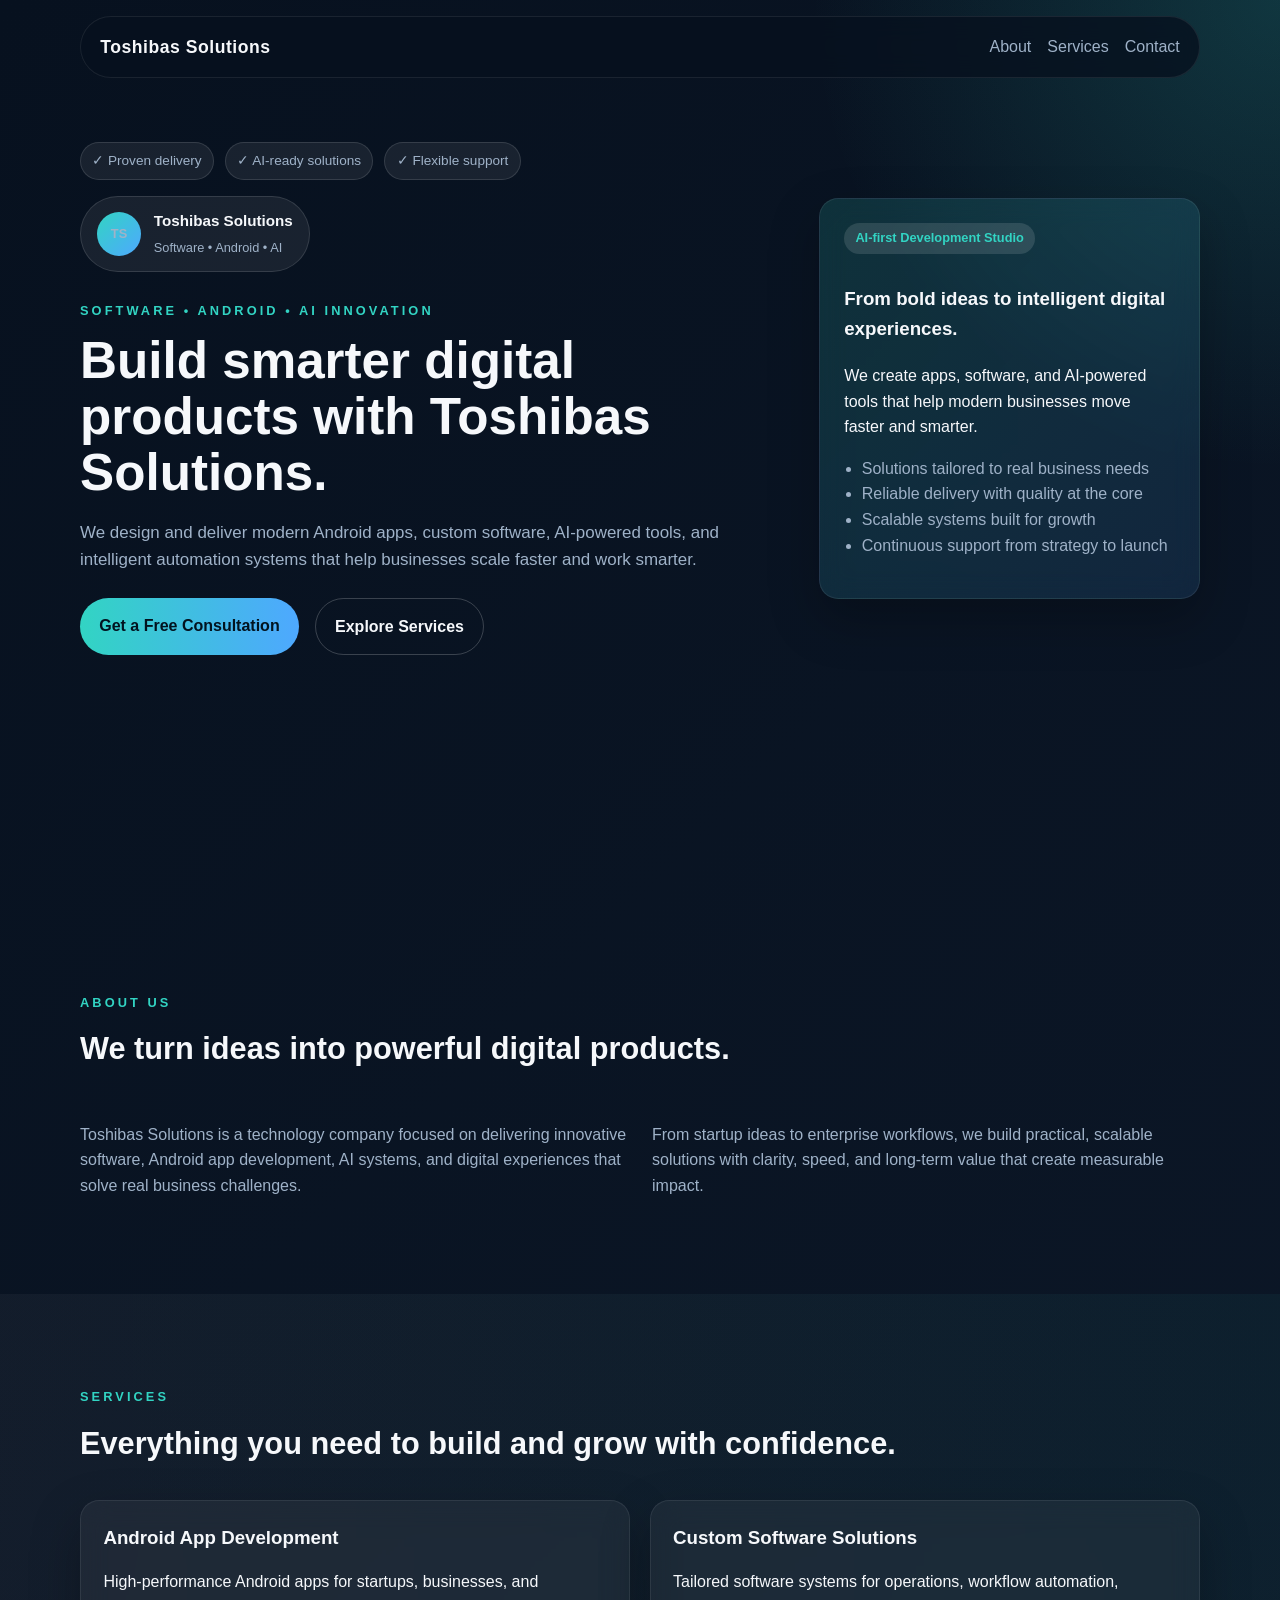
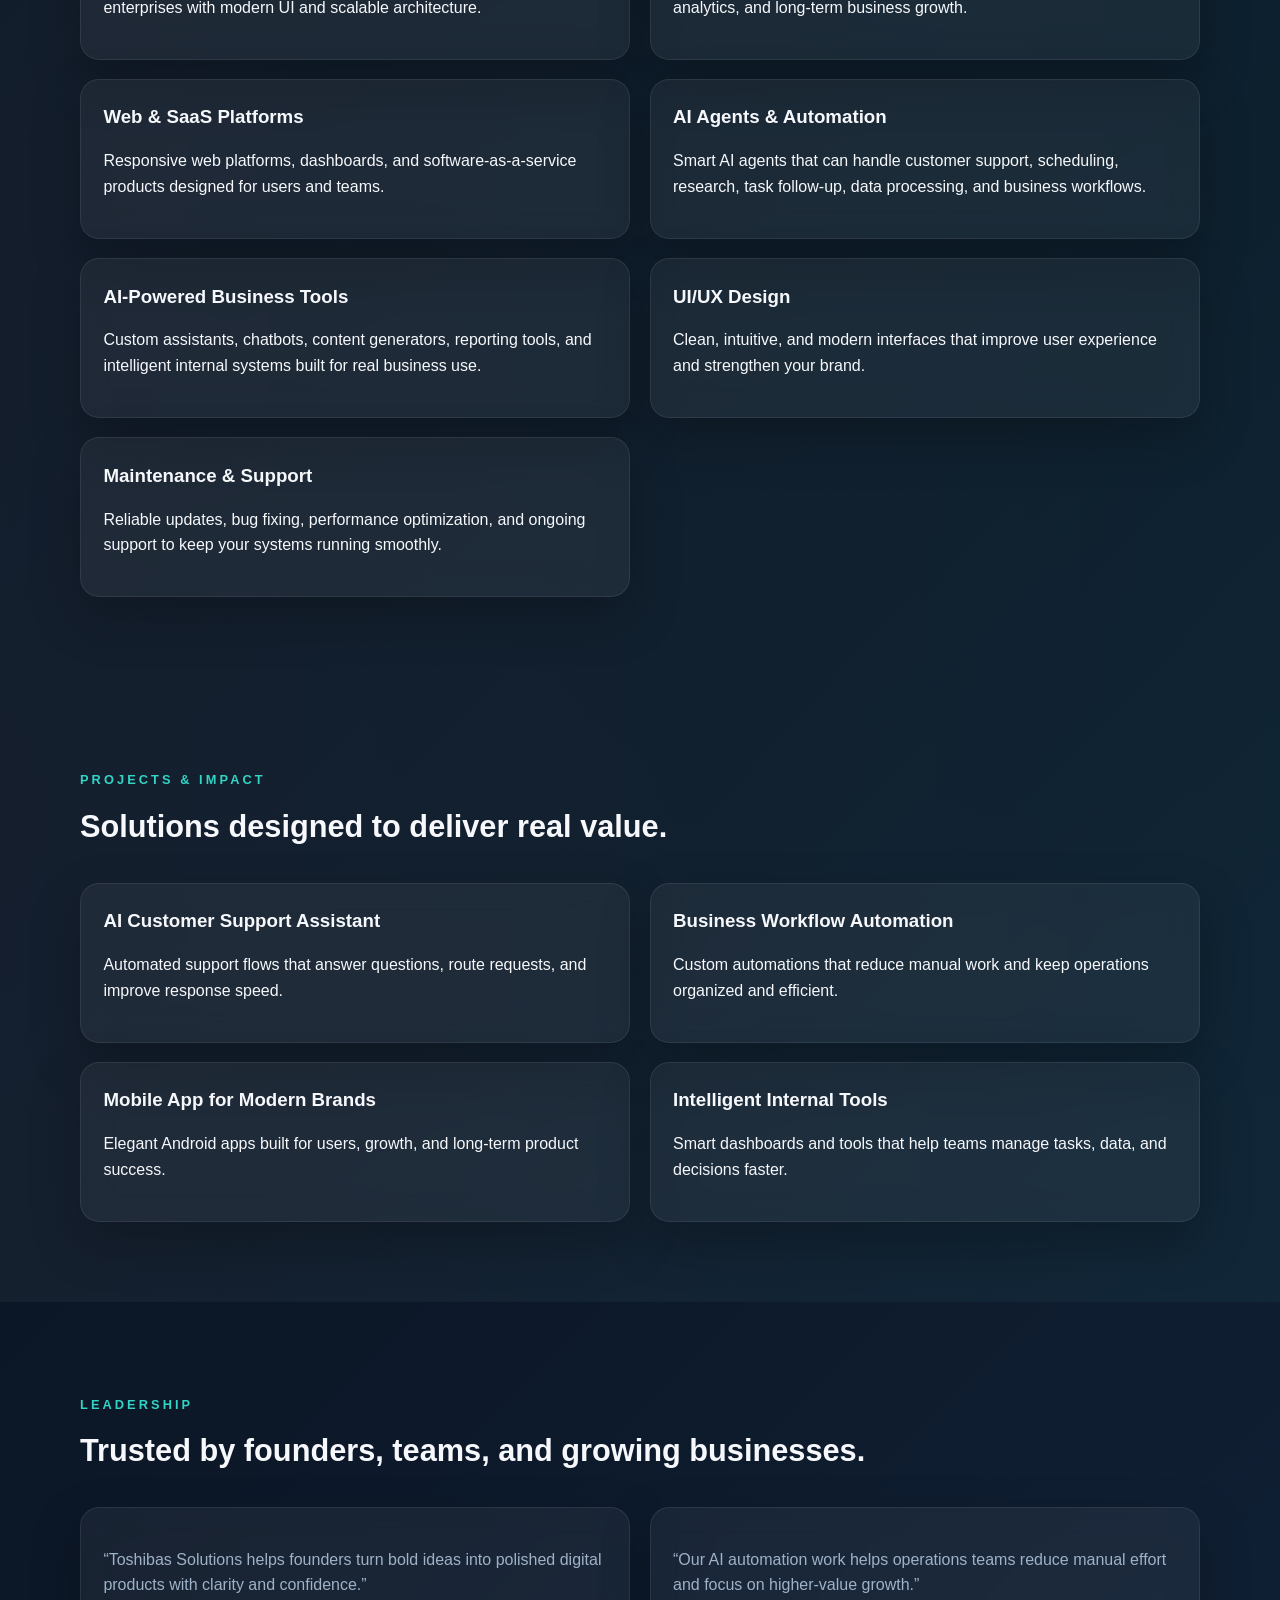
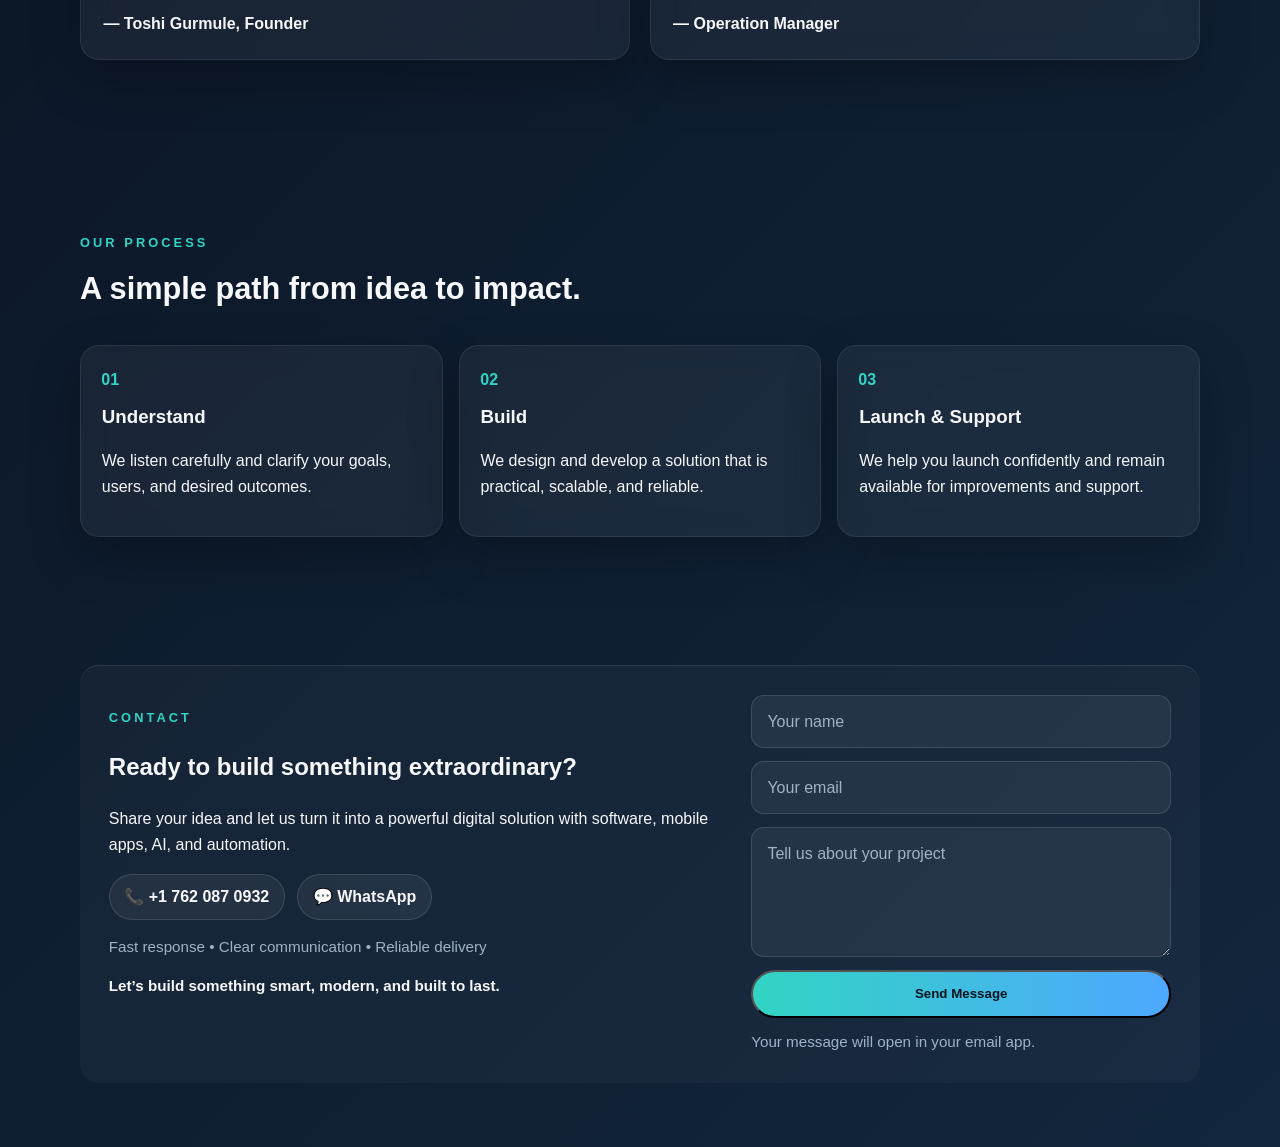
<file: index.html>
<!DOCTYPE html>
<html lang="en">
  <head>
    <meta charset="UTF-8" />
    <meta name="viewport" content="width=device-width, initial-scale=1.0" />
    <title>Toshibas Solutions</title>
    <meta
      name="description"
      content="Toshibas Solutions builds smart software, Android apps, and digital solutions for modern businesses."
    />
    <meta name="robots" content="index,follow" />
    <meta name="author" content="Toshibas Solutions" />
    <meta name="google-site-verification" content="2LMd23Rug-JabHeIjV4HMLWTshuFu7nyt7eCukRIHMA" />
    <meta name="keywords" content="software development, Android app development, AI agents, automation, custom software, web apps" />
    <meta property="og:title" content="Toshibas Solutions" />
    <meta property="og:description" content="We build modern Android apps, custom software, AI-powered tools, and intelligent automation systems." />
    <meta property="og:type" content="website" />
    <meta property="og:url" content="https://fancy-carpets-tie.loca.lt/" />
    <meta name="twitter:card" content="summary_large_image" />
    <link rel="canonical" href="https://fancy-carpets-tie.loca.lt/" />
    <meta http-equiv="Content-Security-Policy" content="default-src 'self'; img-src 'self' data: https:; style-src 'self' 'unsafe-inline' https://fonts.googleapis.com; font-src 'self' https://fonts.gstatic.com; script-src 'self'; connect-src 'self'; object-src 'none'; base-uri 'self'; form-action 'self' mailto:;" />
    <meta name="referrer" content="strict-origin-when-cross-origin" />
    <link rel="preconnect" href="https://fonts.googleapis.com" />
    <link rel="preconnect" href="https://fonts.gstatic.com" crossorigin />
    <link
      href="https://fonts.googleapis.com/css2?family=Inter:wght@400;500;600;700;800&display=swap"
      rel="stylesheet"
    />
    <link rel="stylesheet" href="styles.css" />
  </head>
  <body>
    <header class="hero">
      <nav class="nav container">
        <a class="brand" href="#">Toshibas Solutions</a>
        <div class="nav-links">
          <a href="#about">About</a>
          <a href="#services">Services</a>
          <a href="#contact">Contact</a>
        </div>
      </nav>

      <div class="container hero-content">
        <div class="hero-copy">
          <div class="trust-bar">
            <span>✓ Proven delivery</span>
            <span>✓ AI-ready solutions</span>
            <span>✓ Flexible support</span>
          </div>
          <div class="logo-badge" aria-label="Toshibas Solutions logo">
            <span class="logo-mark">TS</span>
            <div>
              <strong>Toshibas Solutions</strong>
              <span>Software • Android • AI</span>
            </div>
          </div>
          <p class="eyebrow">Software • Android • AI Innovation</p>
          <h1>Build smarter digital products with Toshibas Solutions.</h1>
          <p class="lead">
            We design and deliver modern Android apps, custom software, AI-powered tools, and intelligent automation systems that help businesses scale faster and work smarter.
          </p>
          <div class="hero-actions">
            <a class="btn btn-primary" href="#contact">Get a Free Consultation</a>
            <a class="btn btn-secondary" href="#services">Explore Services</a>
          </div>
        </div>
        <div class="hero-card hero-banner" aria-label="Company banner">
          <div class="banner-pill">AI-first Development Studio</div>
          <h3>From bold ideas to intelligent digital experiences.</h3>
          <p>We create apps, software, and AI-powered tools that help modern businesses move faster and smarter.</p>
          <ul>
            <li>Solutions tailored to real business needs</li>
            <li>Reliable delivery with quality at the core</li>
            <li>Scalable systems built for growth</li>
            <li>Continuous support from strategy to launch</li>
          </ul>
        </div>
      </div>
    </header>

    <main>
      <section id="about" class="section container">
        <div class="section-heading">
          <p class="eyebrow">About Us</p>
          <h2>We turn ideas into powerful digital products.</h2>
        </div>
        <div class="about-grid">
          <p>
            Toshibas Solutions is a technology company focused on delivering innovative software, Android app development, AI systems, and digital experiences that solve real business challenges.
          </p>
          <p>
            From startup ideas to enterprise workflows, we build practical, scalable solutions with clarity, speed, and long-term value that create measurable impact.
          </p>
        </div>
      </section>

      <section id="services" class="section section-alt">
        <div class="container">
          <div class="section-heading">
            <p class="eyebrow">Services</p>
            <h2>Everything you need to build and grow with confidence.</h2>
          </div>
          <div class="card-grid">
            <article class="card">
              <h3>Android App Development</h3>
              <p>High-performance Android apps for startups, businesses, and enterprises with modern UI and scalable architecture.</p>
            </article>
            <article class="card">
              <h3>Custom Software Solutions</h3>
              <p>Tailored software systems for operations, workflow automation, analytics, and long-term business growth.</p>
            </article>
            <article class="card">
              <h3>Web & SaaS Platforms</h3>
              <p>Responsive web platforms, dashboards, and software-as-a-service products designed for users and teams.</p>
            </article>
            <article class="card">
              <h3>AI Agents & Automation</h3>
              <p>Smart AI agents that can handle customer support, scheduling, research, task follow-up, data processing, and business workflows.</p>
            </article>
            <article class="card">
              <h3>AI-Powered Business Tools</h3>
              <p>Custom assistants, chatbots, content generators, reporting tools, and intelligent internal systems built for real business use.</p>
            </article>
            <article class="card">
              <h3>UI/UX Design</h3>
              <p>Clean, intuitive, and modern interfaces that improve user experience and strengthen your brand.</p>
            </article>
            <article class="card">
              <h3>Maintenance & Support</h3>
              <p>Reliable updates, bug fixing, performance optimization, and ongoing support to keep your systems running smoothly.</p>
            </article>
          </div>
        </div>
      </section>

      <section class="section section-alt">
        <div class="container">
          <div class="section-heading">
            <p class="eyebrow">Projects & Impact</p>
            <h2>Solutions designed to deliver real value.</h2>
          </div>
          <div class="card-grid">
            <article class="card">
              <h3>AI Customer Support Assistant</h3>
              <p>Automated support flows that answer questions, route requests, and improve response speed.</p>
            </article>
            <article class="card">
              <h3>Business Workflow Automation</h3>
              <p>Custom automations that reduce manual work and keep operations organized and efficient.</p>
            </article>
            <article class="card">
              <h3>Mobile App for Modern Brands</h3>
              <p>Elegant Android apps built for users, growth, and long-term product success.</p>
            </article>
            <article class="card">
              <h3>Intelligent Internal Tools</h3>
              <p>Smart dashboards and tools that help teams manage tasks, data, and decisions faster.</p>
            </article>
          </div>
        </div>
      </section>

      <section class="section container">
        <div class="section-heading">
          <p class="eyebrow">Leadership</p>
          <h2>Trusted by founders, teams, and growing businesses.</h2>
        </div>
        <div class="card-grid">
          <article class="card testimonial">
            <p>“Toshibas Solutions helps founders turn bold ideas into polished digital products with clarity and confidence.”</p>
            <strong>— Toshi Gurmule, Founder</strong>
          </article>
          <article class="card testimonial">
            <p>“Our AI automation work helps operations teams reduce manual effort and focus on higher-value growth.”</p>
            <strong>— Operation Manager</strong>
          </article>
        </div>
      </section>

      <section class="section container">
        <div class="section-heading">
          <p class="eyebrow">Our Process</p>
          <h2>A simple path from idea to impact.</h2>
        </div>
        <div class="steps">
          <div class="step">
            <span>01</span>
            <h3>Understand</h3>
            <p>We listen carefully and clarify your goals, users, and desired outcomes.</p>
          </div>
          <div class="step">
            <span>02</span>
            <h3>Build</h3>
            <p>We design and develop a solution that is practical, scalable, and reliable.</p>
          </div>
          <div class="step">
            <span>03</span>
            <h3>Launch & Support</h3>
            <p>We help you launch confidently and remain available for improvements and support.</p>
          </div>
        </div>
      </section>
    </main>

    <footer id="contact" class="footer">
      <div class="container footer-content">
        <div class="footer-intro">
          <p class="eyebrow">Contact</p>
          <h2>Ready to build something extraordinary?</h2>
          <p>Share your idea and let us turn it into a powerful digital solution with software, mobile apps, AI, and automation.</p>
          <div class="contact-links">
            <a href="tel:+17620870932">📞 +1 762 087 0932</a>
            <a href="https://wa.me/17620870932" target="_blank" rel="noopener noreferrer">💬 WhatsApp</a>
          </div>
          <p class="footer-note">Fast response • Clear communication • Reliable delivery</p>
          <p class="footer-note footer-closing">Let’s build something smart, modern, and built to last.</p>
        </div>

        <form id="contact-form" class="contact-form" novalidate>
          <input type="text" id="name" name="name" placeholder="Your name" required autocomplete="name" />
          <input type="email" id="email" name="email" placeholder="Your email" required autocomplete="email" />
          <textarea id="message" name="message" rows="4" placeholder="Tell us about your project" required></textarea>
          <button type="submit" class="btn btn-primary">Send Message</button>
          <p id="contact-feedback" class="contact-feedback">Your message will open in your email app.</p>
        </form>
      </div>
    </footer>

    <script>
      const contactForm = document.getElementById('contact-form');
      const contactFeedback = document.getElementById('contact-feedback');

      if (contactForm && contactFeedback) {
        contactForm.addEventListener('submit', (event) => {
          event.preventDefault();

          const nameInput = document.getElementById('name');
          const emailInput = document.getElementById('email');
          const messageInput = document.getElementById('message');

          const name = nameInput.value.trim();
          const senderEmail = emailInput.value.trim();
          const message = messageInput.value.trim();

          if (!name || !senderEmail || !message) {
            contactFeedback.textContent = 'Please complete all fields before sending.';
            return;
          }

          const recipient = 'gurmulet@gmail.com';
          const subject = encodeURIComponent(`Toshibas Solutions Inquiry from ${name}`);
          const safeMessage = message.replace(/\r?\n/g, '\n');
          const body = encodeURIComponent(`Name: ${name}\nEmail: ${senderEmail}\n\nMessage:\n${safeMessage}`);

          window.location.href = `mailto:${recipient}?subject=${subject}&body=${body}`;
          contactFeedback.textContent = 'Opening your email app with your message...';
        });
      }
    </script>
  </body>
</html>
</file>
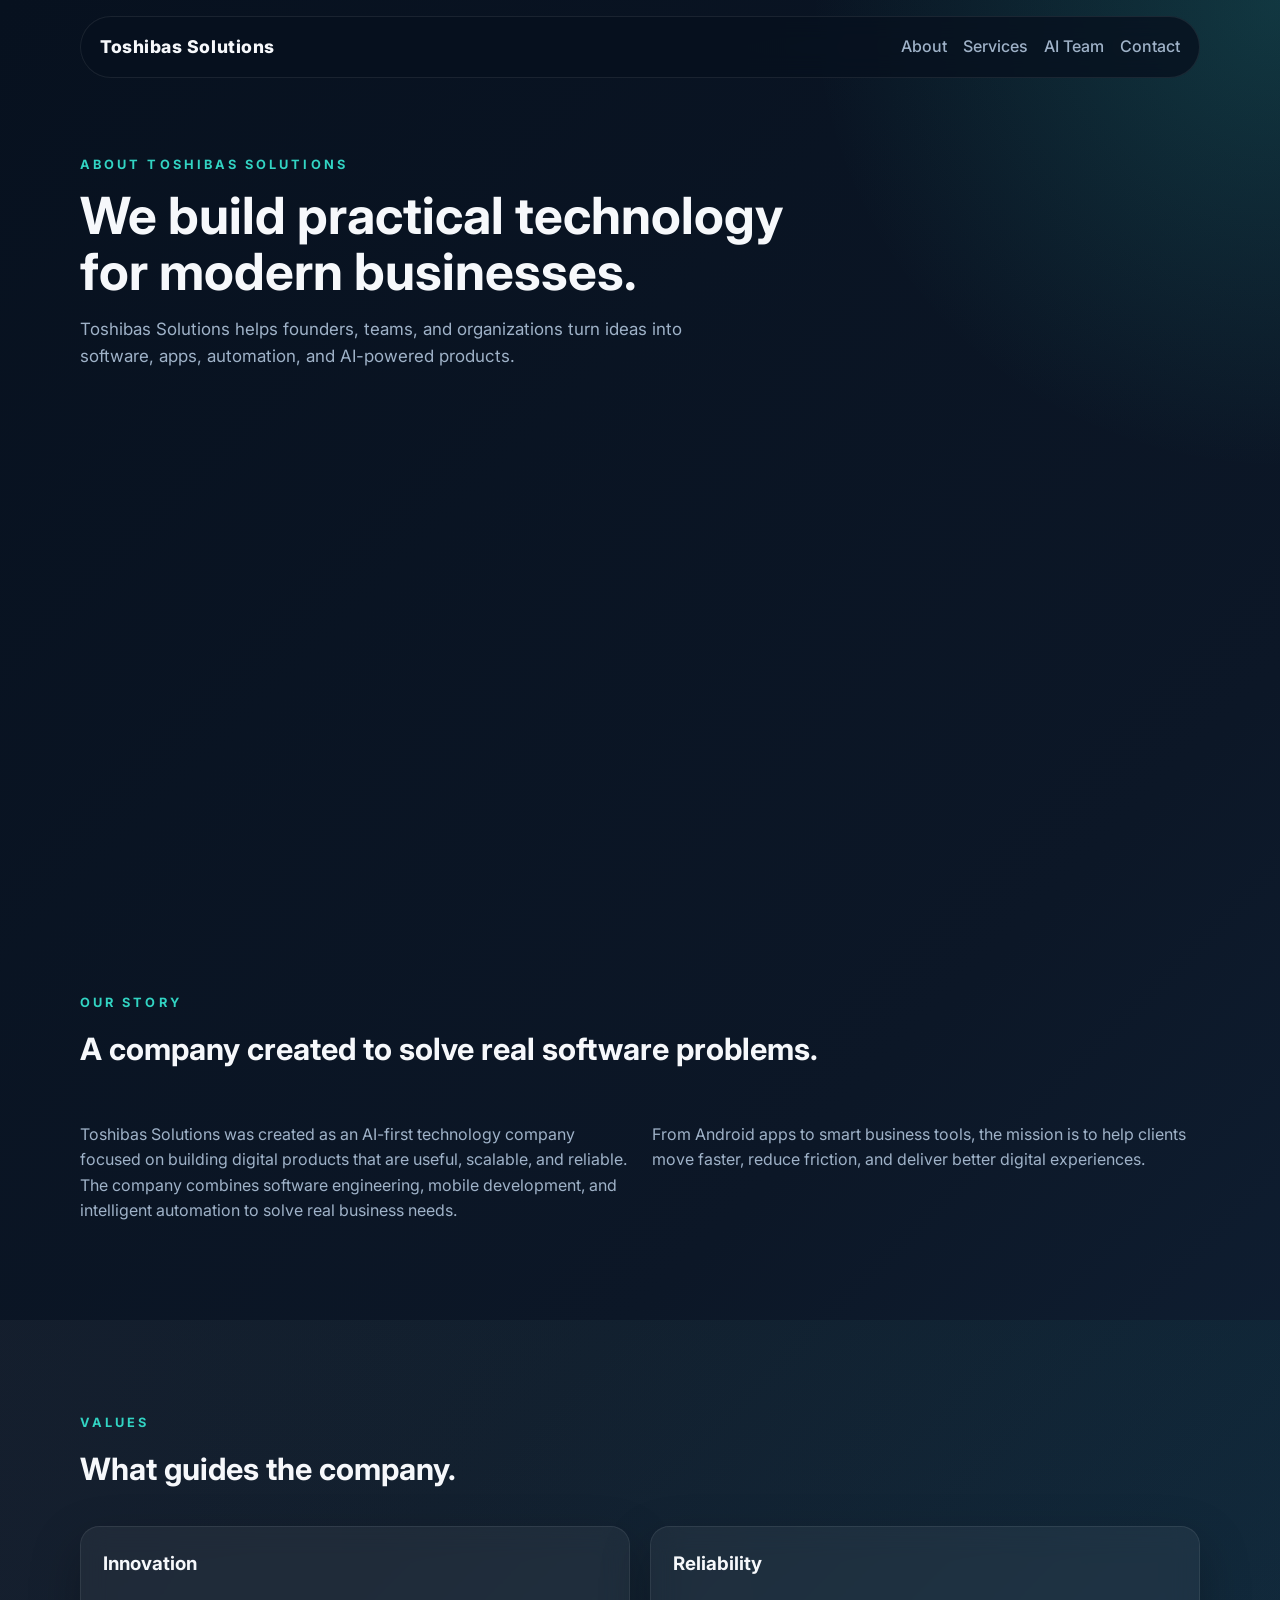
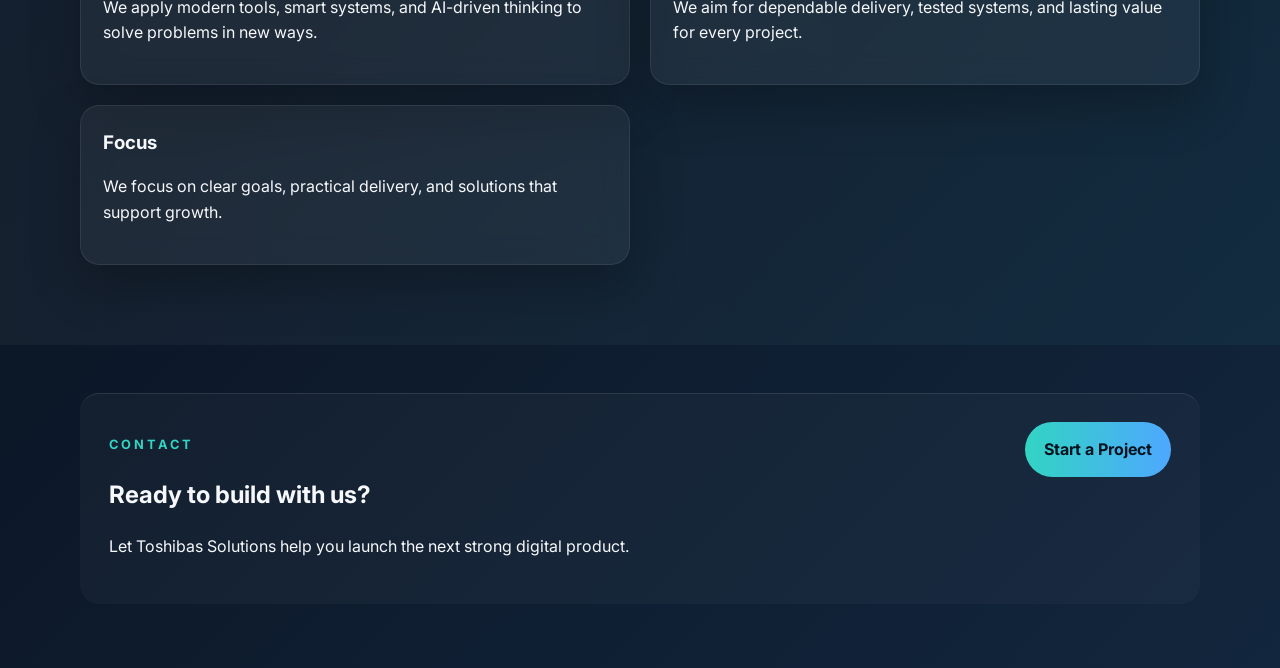
<file: about.html>
<!DOCTYPE html>
<html lang="en">
  <head>
    <meta charset="UTF-8" />
    <meta name="viewport" content="width=device-width, initial-scale=1.0" />
    <title>About | Toshibas Solutions</title>
    <meta name="description" content="Learn about Toshibas Solutions, its mission, and how it builds digital products and AI-powered solutions." />
    <meta name="robots" content="index,follow" />
    <meta property="og:title" content="About | Toshibas Solutions" />
    <meta property="og:description" content="Learn about Toshibas Solutions and how it builds digital products and AI-powered solutions." />
    <meta property="og:type" content="website" />
    <meta property="og:url" content="https://fancy-carpets-tie.loca.lt/about.html" />
    <link rel="canonical" href="https://fancy-carpets-tie.loca.lt/about.html" />
    <link rel="preconnect" href="https://fonts.googleapis.com" />
    <link rel="preconnect" href="https://fonts.gstatic.com" crossorigin />
    <link href="https://fonts.googleapis.com/css2?family=Inter:wght@400;500;600;700;800&display=swap" rel="stylesheet" />
    <link rel="stylesheet" href="styles.css" />
  </head>
  <body>
    <header class="hero">
      <nav class="nav container">
        <a class="brand" href="index.html">Toshibas Solutions</a>
        <div class="nav-links">
          <a href="about.html">About</a>
          <a href="services.html">Services</a>
          <a href="team.html">AI Team</a>
          <a href="contact.html">Contact</a>
        </div>
      </nav>

      <div class="container hero-content">
        <div class="hero-copy">
          <p class="eyebrow">About Toshibas Solutions</p>
          <h1>We build practical technology for modern businesses.</h1>
          <p class="lead">Toshibas Solutions helps founders, teams, and organizations turn ideas into software, apps, automation, and AI-powered products.</p>
        </div>
      </div>
    </header>

    <main>
      <section class="section container">
        <div class="section-heading">
          <p class="eyebrow">Our Story</p>
          <h2>A company created to solve real software problems.</h2>
        </div>
        <div class="about-grid">
          <p>Toshibas Solutions was created as an AI-first technology company focused on building digital products that are useful, scalable, and reliable. The company combines software engineering, mobile development, and intelligent automation to solve real business needs.</p>
          <p>From Android apps to smart business tools, the mission is to help clients move faster, reduce friction, and deliver better digital experiences.</p>
        </div>
      </section>

      <section class="section section-alt">
        <div class="container">
          <div class="section-heading">
            <p class="eyebrow">Values</p>
            <h2>What guides the company.</h2>
          </div>
          <div class="card-grid">
            <article class="card">
              <h3>Innovation</h3>
              <p>We apply modern tools, smart systems, and AI-driven thinking to solve problems in new ways.</p>
            </article>
            <article class="card">
              <h3>Reliability</h3>
              <p>We aim for dependable delivery, tested systems, and lasting value for every project.</p>
            </article>
            <article class="card">
              <h3>Focus</h3>
              <p>We focus on clear goals, practical delivery, and solutions that support growth.</p>
            </article>
          </div>
        </div>
      </section>
    </main>

    <footer class="footer">
      <div class="container footer-content">
        <div>
          <p class="eyebrow">Contact</p>
          <h2>Ready to build with us?</h2>
          <p>Let Toshibas Solutions help you launch the next strong digital product.</p>
        </div>
        <a class="btn btn-primary" href="contact.html">Start a Project</a>
      </div>
    </footer>
  </body>
</html>
</file>
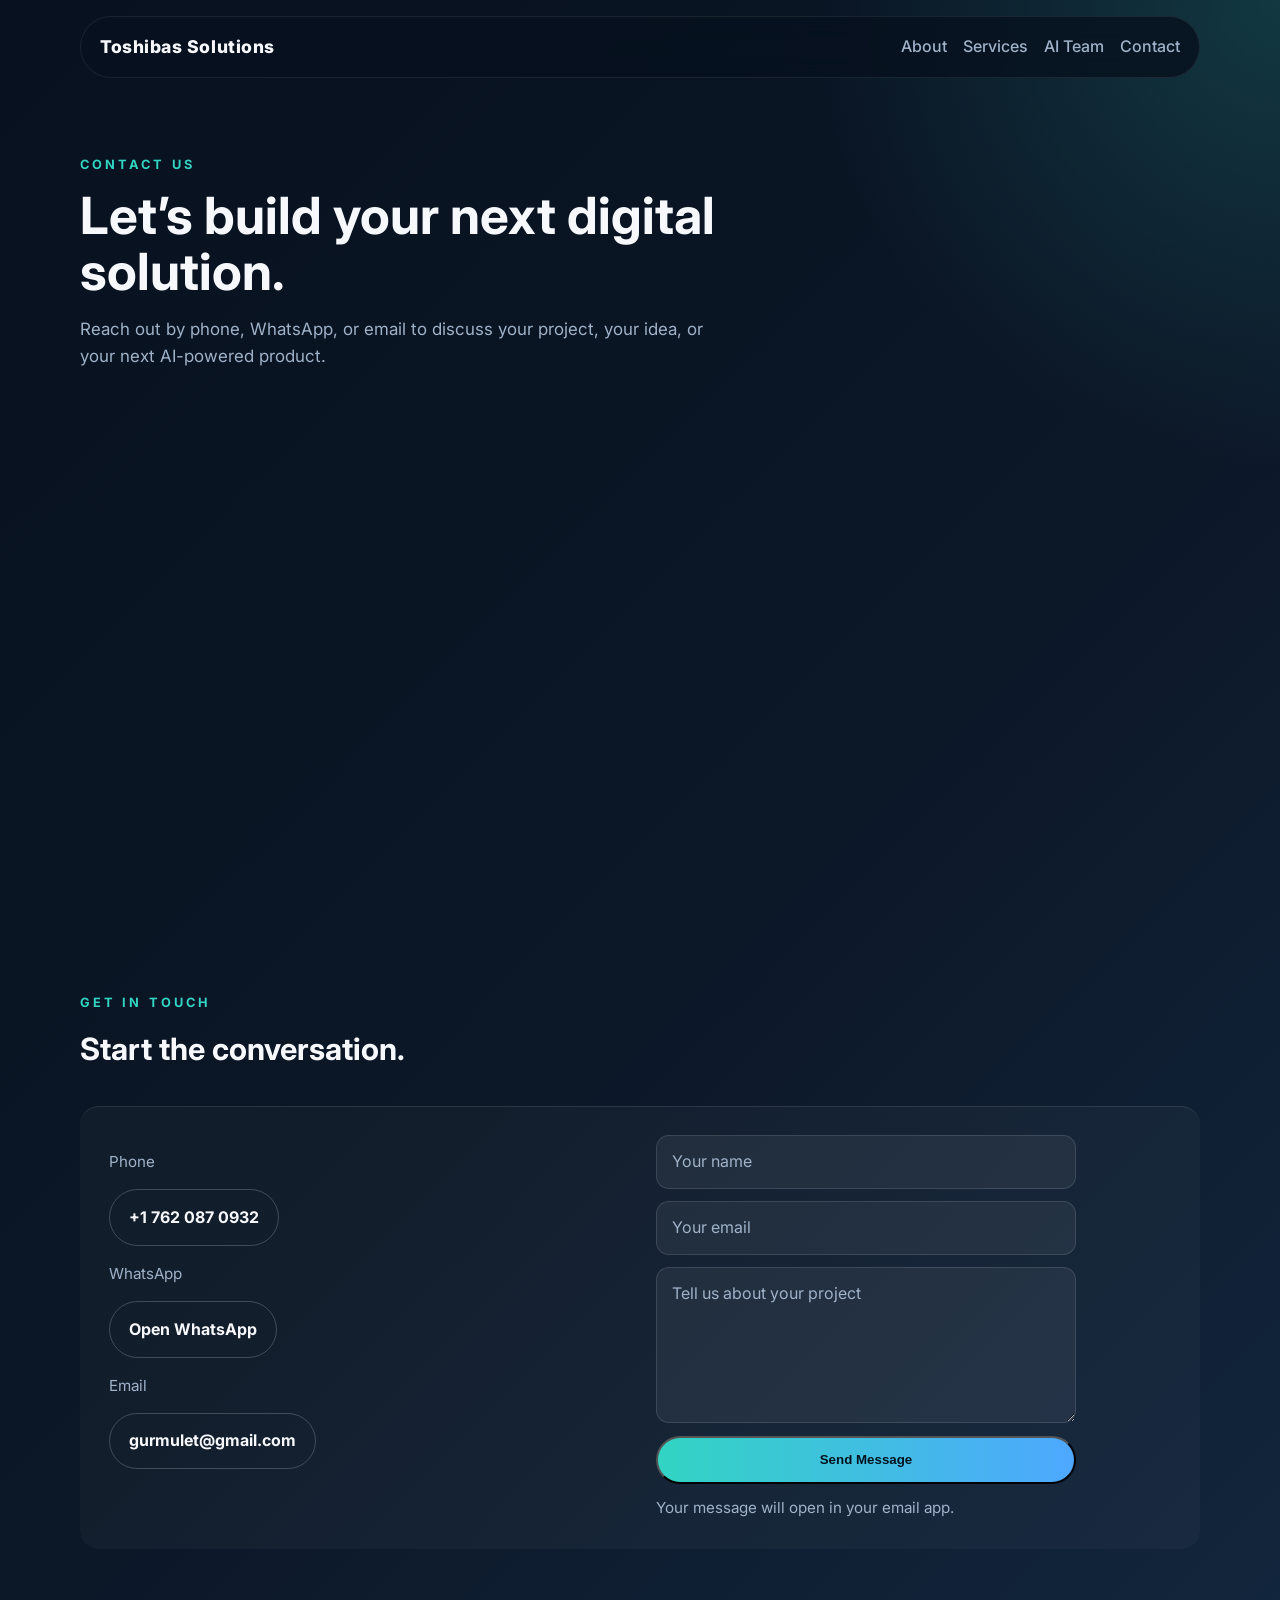
<file: contact.html>
<!DOCTYPE html>
<html lang="en">
  <head>
    <meta charset="UTF-8" />
    <meta name="viewport" content="width=device-width, initial-scale=1.0" />
    <title>Contact | Toshibas Solutions</title>
    <meta name="description" content="Contact Toshibas Solutions by phone, WhatsApp, or email for software, app, AI, and automation projects." />
    <meta name="robots" content="index,follow" />
    <meta property="og:title" content="Contact | Toshibas Solutions" />
    <meta property="og:description" content="Reach out to Toshibas Solutions for Android apps, custom software, and AI-powered solutions." />
    <meta property="og:type" content="website" />
    <meta property="og:url" content="https://fancy-carpets-tie.loca.lt/contact.html" />
    <link rel="canonical" href="https://fancy-carpets-tie.loca.lt/contact.html" />
    <link rel="preconnect" href="https://fonts.googleapis.com" />
    <link rel="preconnect" href="https://fonts.gstatic.com" crossorigin />
    <link href="https://fonts.googleapis.com/css2?family=Inter:wght@400;500;600;700;800&display=swap" rel="stylesheet" />
    <link rel="stylesheet" href="styles.css" />
  </head>
  <body>
    <header class="hero">
      <nav class="nav container">
        <a class="brand" href="index.html">Toshibas Solutions</a>
        <div class="nav-links">
          <a href="about.html">About</a>
          <a href="services.html">Services</a>
          <a href="team.html">AI Team</a>
          <a href="contact.html">Contact</a>
        </div>
      </nav>

      <div class="container hero-content">
        <div class="hero-copy">
          <p class="eyebrow">Contact Us</p>
          <h1>Let’s build your next digital solution.</h1>
          <p class="lead">Reach out by phone, WhatsApp, or email to discuss your project, your idea, or your next AI-powered product.</p>
        </div>
      </div>
    </header>

    <main>
      <section class="section container">
        <div class="section-heading">
          <p class="eyebrow">Get in Touch</p>
          <h2>Start the conversation.</h2>
        </div>
        <div class="footer-content" style="display:grid; grid-template-columns:1fr 1fr; gap:2rem; background:rgba(255,255,255,0.03); padding:1.8rem; border-radius:1.2rem;">
          <div>
            <p class="footer-note">Phone</p>
            <a class="btn btn-secondary" href="tel:+17620870932">+1 762 087 0932</a>
            <p class="footer-note" style="margin-top:1rem;">WhatsApp</p>
            <a class="btn btn-secondary" href="https://wa.me/17620870932" target="_blank" rel="noopener noreferrer">Open WhatsApp</a>
            <p class="footer-note" style="margin-top:1rem;">Email</p>
            <a class="btn btn-secondary" href="mailto:gurmulet@gmail.com">gurmulet@gmail.com</a>
          </div>
          <form id="contact-form" class="contact-form" novalidate>
            <input type="text" id="name" name="name" placeholder="Your name" required autocomplete="name" />
            <input type="email" id="email" name="email" placeholder="Your email" required autocomplete="email" />
            <textarea id="message" name="message" rows="5" placeholder="Tell us about your project" required></textarea>
            <button type="submit" class="btn btn-primary">Send Message</button>
            <p id="contact-feedback" class="contact-feedback">Your message will open in your email app.</p>
          </form>
        </div>
      </section>
    </main>

    <script src="script.js"></script>
  </body>
</html>
</file>
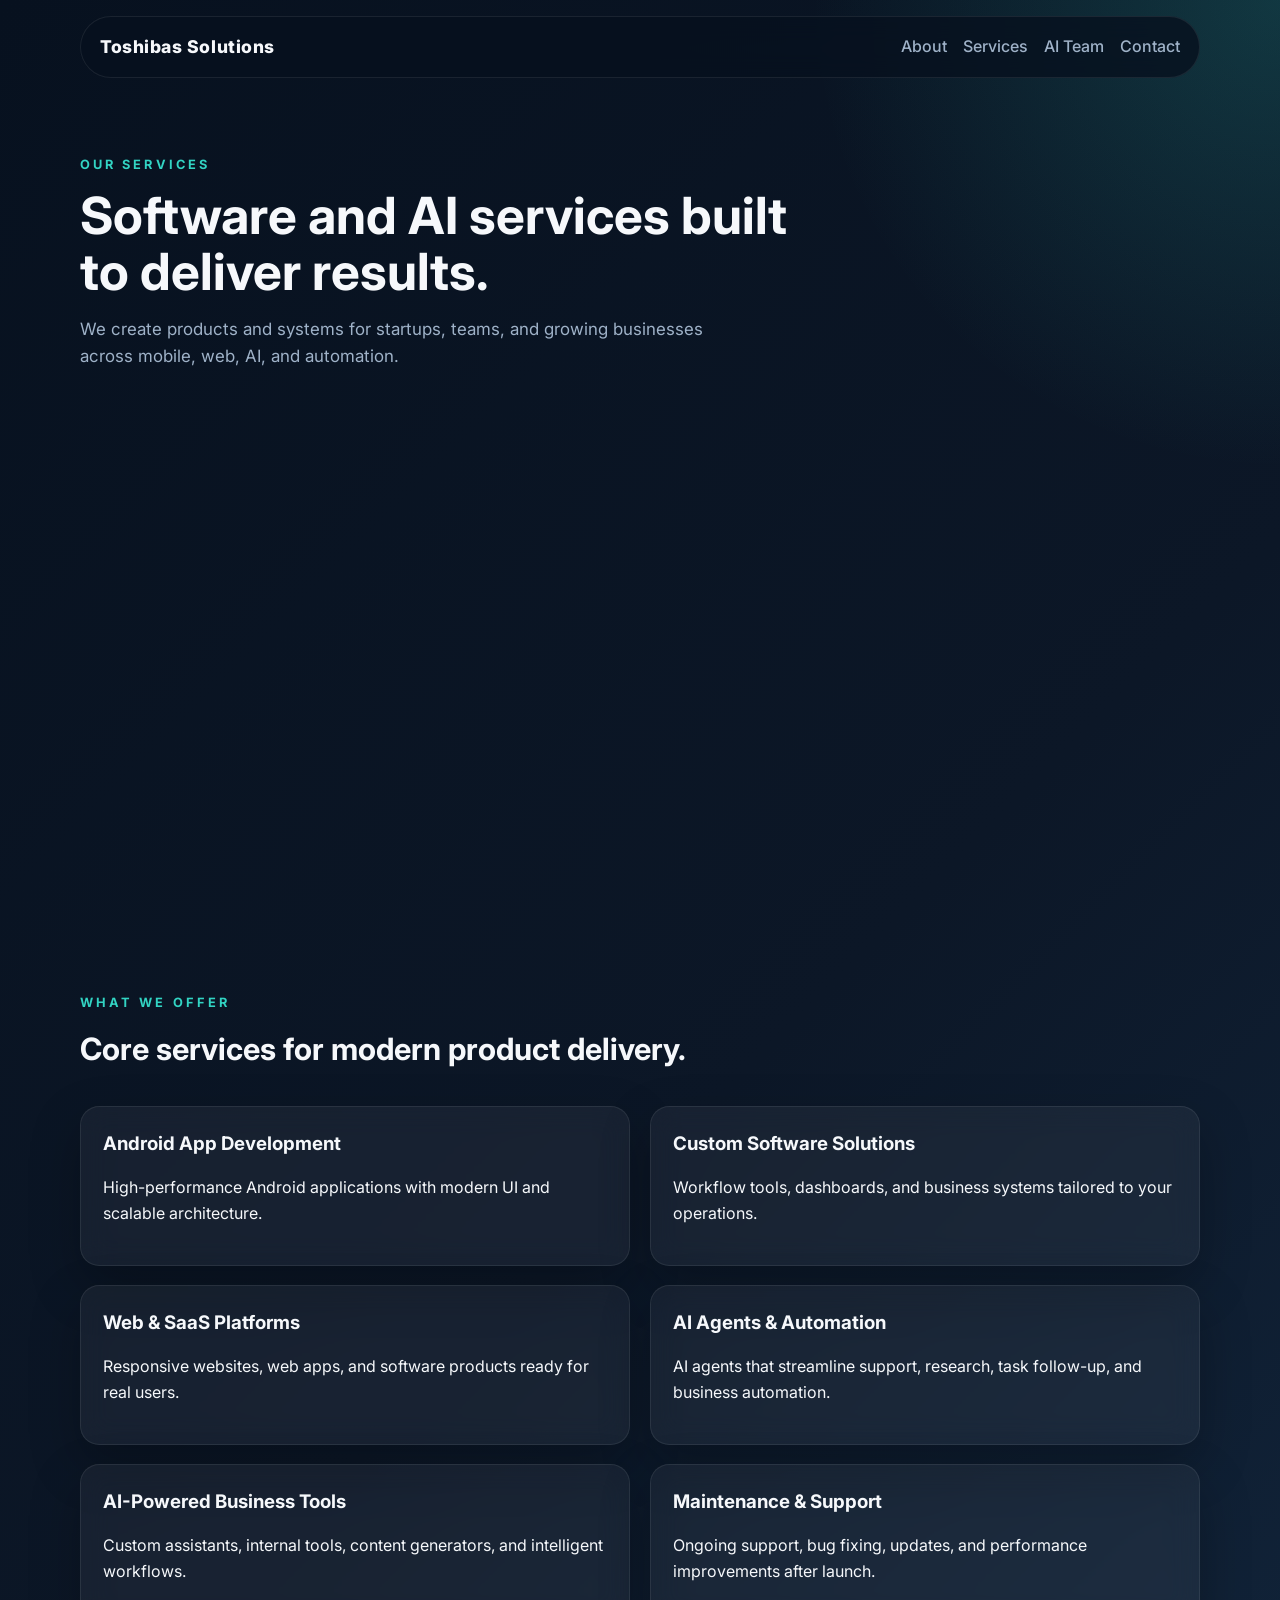
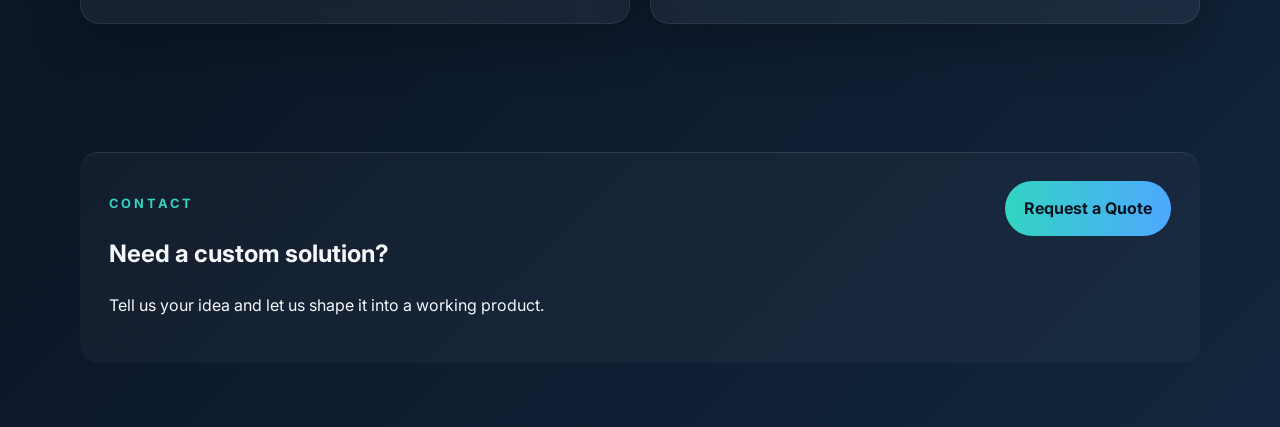
<file: services.html>
<!DOCTYPE html>
<html lang="en">
  <head>
    <meta charset="UTF-8" />
    <meta name="viewport" content="width=device-width, initial-scale=1.0" />
    <title>Services | Toshibas Solutions</title>
    <meta name="description" content="Explore Toshibas Solutions services including Android apps, custom software, AI agents, automation, and support." />
    <meta name="robots" content="index,follow" />
    <meta property="og:title" content="Services | Toshibas Solutions" />
    <meta property="og:description" content="See the Android, software, AI, automation, and support services offered by Toshibas Solutions." />
    <meta property="og:type" content="website" />
    <meta property="og:url" content="https://fancy-carpets-tie.loca.lt/services.html" />
    <link rel="canonical" href="https://fancy-carpets-tie.loca.lt/services.html" />
    <link rel="preconnect" href="https://fonts.googleapis.com" />
    <link rel="preconnect" href="https://fonts.gstatic.com" crossorigin />
    <link href="https://fonts.googleapis.com/css2?family=Inter:wght@400;500;600;700;800&display=swap" rel="stylesheet" />
    <link rel="stylesheet" href="styles.css" />
  </head>
  <body>
    <header class="hero">
      <nav class="nav container">
        <a class="brand" href="index.html">Toshibas Solutions</a>
        <div class="nav-links">
          <a href="about.html">About</a>
          <a href="services.html">Services</a>
          <a href="team.html">AI Team</a>
          <a href="contact.html">Contact</a>
        </div>
      </nav>

      <div class="container hero-content">
        <div class="hero-copy">
          <p class="eyebrow">Our Services</p>
          <h1>Software and AI services built to deliver results.</h1>
          <p class="lead">We create products and systems for startups, teams, and growing businesses across mobile, web, AI, and automation.</p>
        </div>
      </div>
    </header>

    <main>
      <section class="section container">
        <div class="section-heading">
          <p class="eyebrow">What We Offer</p>
          <h2>Core services for modern product delivery.</h2>
        </div>
        <div class="card-grid">
          <article class="card">
            <h3>Android App Development</h3>
            <p>High-performance Android applications with modern UI and scalable architecture.</p>
          </article>
          <article class="card">
            <h3>Custom Software Solutions</h3>
            <p>Workflow tools, dashboards, and business systems tailored to your operations.</p>
          </article>
          <article class="card">
            <h3>Web & SaaS Platforms</h3>
            <p>Responsive websites, web apps, and software products ready for real users.</p>
          </article>
          <article class="card">
            <h3>AI Agents & Automation</h3>
            <p>AI agents that streamline support, research, task follow-up, and business automation.</p>
          </article>
          <article class="card">
            <h3>AI-Powered Business Tools</h3>
            <p>Custom assistants, internal tools, content generators, and intelligent workflows.</p>
          </article>
          <article class="card">
            <h3>Maintenance & Support</h3>
            <p>Ongoing support, bug fixing, updates, and performance improvements after launch.</p>
          </article>
        </div>
      </section>
    </main>

    <footer class="footer">
      <div class="container footer-content">
        <div>
          <p class="eyebrow">Contact</p>
          <h2>Need a custom solution?</h2>
          <p>Tell us your idea and let us shape it into a working product.</p>
        </div>
        <a class="btn btn-primary" href="contact.html">Request a Quote</a>
      </div>
    </footer>
  </body>
</html>
</file>
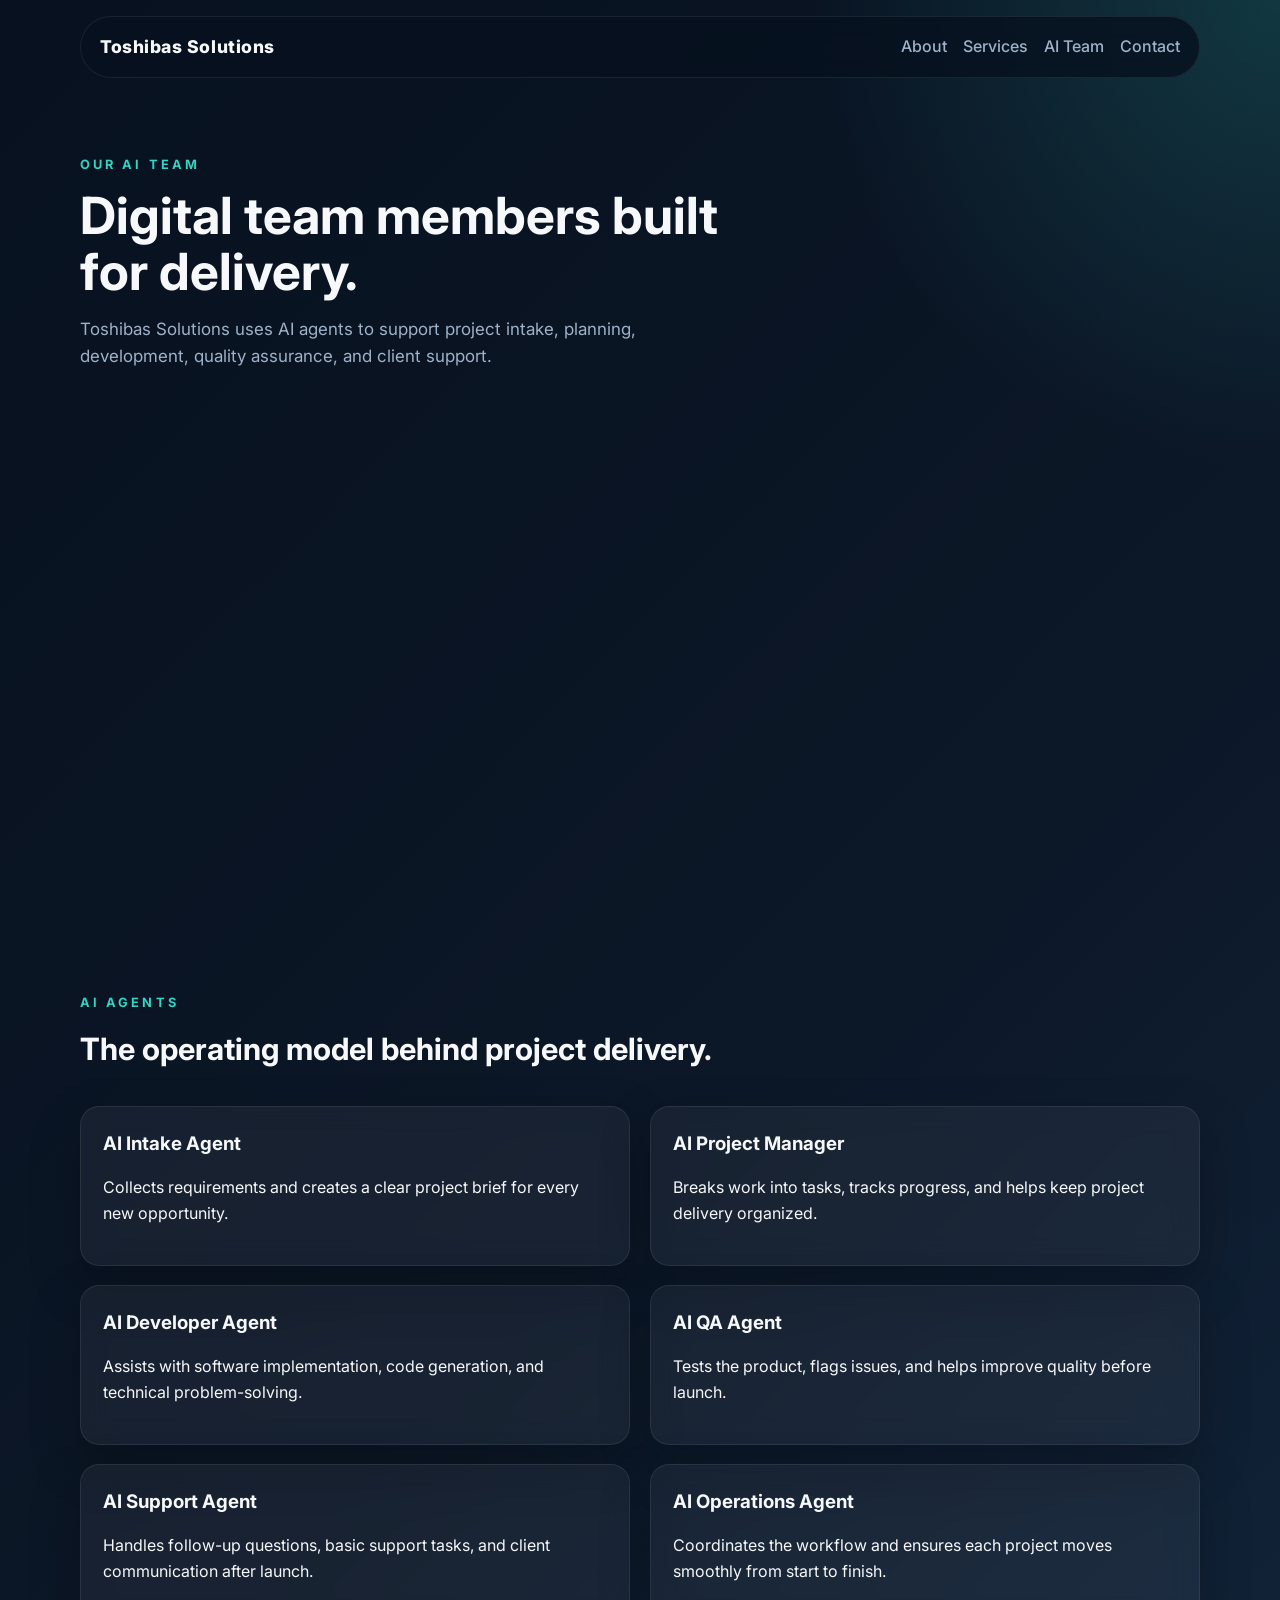
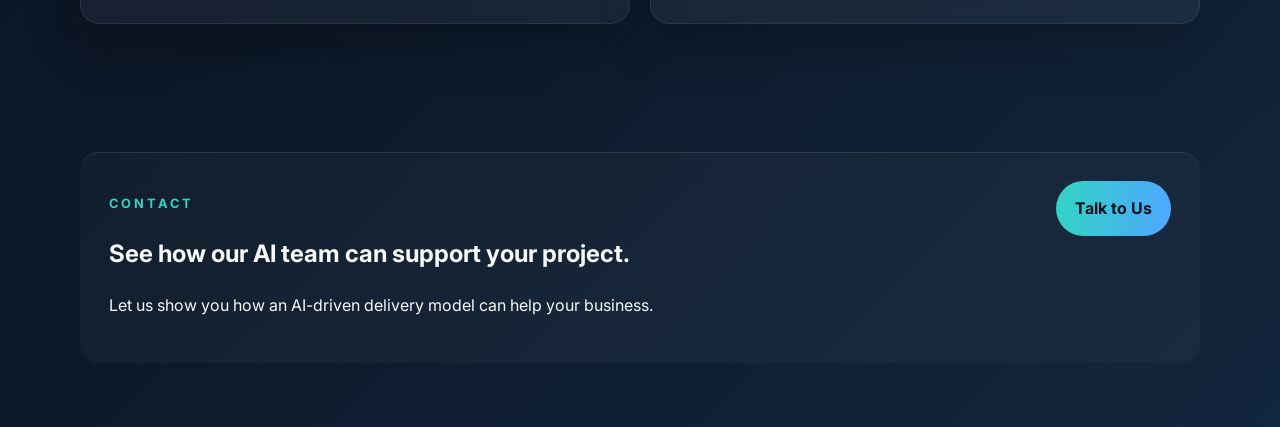
<file: team.html>
<!DOCTYPE html>
<html lang="en">
  <head>
    <meta charset="UTF-8" />
    <meta name="viewport" content="width=device-width, initial-scale=1.0" />
    <title>AI Team | Toshibas Solutions</title>
    <meta name="description" content="See the AI-driven team model behind Toshibas Solutions, from intake and project handling to development and support." />
    <meta name="robots" content="index,follow" />
    <meta property="og:title" content="AI Team | Toshibas Solutions" />
    <meta property="og:description" content="Discover the AI-driven operating model behind Toshibas Solutions project delivery." />
    <meta property="og:type" content="website" />
    <meta property="og:url" content="https://fancy-carpets-tie.loca.lt/team.html" />
    <link rel="canonical" href="https://fancy-carpets-tie.loca.lt/team.html" />
    <link rel="preconnect" href="https://fonts.googleapis.com" />
    <link rel="preconnect" href="https://fonts.gstatic.com" crossorigin />
    <link href="https://fonts.googleapis.com/css2?family=Inter:wght@400;500;600;700;800&display=swap" rel="stylesheet" />
    <link rel="stylesheet" href="styles.css" />
  </head>
  <body>
    <header class="hero">
      <nav class="nav container">
        <a class="brand" href="index.html">Toshibas Solutions</a>
        <div class="nav-links">
          <a href="about.html">About</a>
          <a href="services.html">Services</a>
          <a href="team.html">AI Team</a>
          <a href="contact.html">Contact</a>
        </div>
      </nav>

      <div class="container hero-content">
        <div class="hero-copy">
          <p class="eyebrow">Our AI Team</p>
          <h1>Digital team members built for delivery.</h1>
          <p class="lead">Toshibas Solutions uses AI agents to support project intake, planning, development, quality assurance, and client support.</p>
        </div>
      </div>
    </header>

    <main>
      <section class="section container">
        <div class="section-heading">
          <p class="eyebrow">AI Agents</p>
          <h2>The operating model behind project delivery.</h2>
        </div>
        <div class="card-grid">
          <article class="card">
            <h3>AI Intake Agent</h3>
            <p>Collects requirements and creates a clear project brief for every new opportunity.</p>
          </article>
          <article class="card">
            <h3>AI Project Manager</h3>
            <p>Breaks work into tasks, tracks progress, and helps keep project delivery organized.</p>
          </article>
          <article class="card">
            <h3>AI Developer Agent</h3>
            <p>Assists with software implementation, code generation, and technical problem-solving.</p>
          </article>
          <article class="card">
            <h3>AI QA Agent</h3>
            <p>Tests the product, flags issues, and helps improve quality before launch.</p>
          </article>
          <article class="card">
            <h3>AI Support Agent</h3>
            <p>Handles follow-up questions, basic support tasks, and client communication after launch.</p>
          </article>
          <article class="card">
            <h3>AI Operations Agent</h3>
            <p>Coordinates the workflow and ensures each project moves smoothly from start to finish.</p>
          </article>
        </div>
      </section>
    </main>

    <footer class="footer">
      <div class="container footer-content">
        <div>
          <p class="eyebrow">Contact</p>
          <h2>See how our AI team can support your project.</h2>
          <p>Let us show you how an AI-driven delivery model can help your business.</p>
        </div>
        <a class="btn btn-primary" href="contact.html">Talk to Us</a>
      </div>
    </footer>
  </body>
</html>
</file>
<file: styles.css>
:root {
  --bg: #07111f;
  --surface: #0f1b2c;
  --surface-2: #13253d;
  --text: #f6f8fb;
  --muted: #9fb2c8;
  --accent: #32d4c3;
  --accent-2: #4ea8ff;
}

* {
  box-sizing: border-box;
}

html {
  scroll-behavior: smooth;
}

body {
  margin: 0;
  font-family: 'Inter', sans-serif;
  background: linear-gradient(135deg, var(--bg), #0c1727 55%, #12263d);
  color: var(--text);
  line-height: 1.6;
}

img {
  max-width: 100%;
}

.container {
  width: min(1120px, calc(100% - 2rem));
  margin: 0 auto;
}

.hero {
  min-height: 100vh;
  padding-bottom: 4rem;
  position: relative;
  overflow: hidden;
}

.hero::before {
  content: '';
  position: absolute;
  inset: 0;
  background: radial-gradient(circle at top right, rgba(50, 212, 195, 0.18), transparent 30%);
  pointer-events: none;
  animation: pulseGlow 8s ease-in-out infinite alternate;
}

@keyframes pulseGlow {
  from {
    transform: scale(1);
    opacity: 0.8;
  }
  to {
    transform: scale(1.05);
    opacity: 1;
  }
}

.nav {
  display: flex;
  justify-content: space-between;
  align-items: center;
  padding: 1rem 1.2rem;
  position: sticky;
  top: 0;
  background: rgba(7, 17, 31, 0.8);
  backdrop-filter: blur(12px);
  border: 1px solid rgba(255,255,255,0.08);
  border-radius: 999px;
  margin-top: 1rem;
  z-index: 10;
}

.brand {
  color: var(--text);
  text-decoration: none;
  font-weight: 800;
  font-size: 1.1rem;
  letter-spacing: 0.03em;
}

.nav-links {
  display: flex;
  gap: 1rem;
}

.nav-links a {
  color: var(--muted);
  text-decoration: none;
  font-weight: 500;
}

.nav-links a:hover {
  color: var(--text);
}

.hero-content {
  display: grid;
  grid-template-columns: 1.3fr 0.7fr;
  gap: 2rem;
  align-items: center;
  padding: 4rem 0 2rem;
}

.eyebrow {
  text-transform: uppercase;
  letter-spacing: 0.24em;
  color: var(--accent);
  font-size: 0.8rem;
  font-weight: 700;
  margin-bottom: 0.7rem;
}

.hero h1 {
  font-size: clamp(2.2rem, 4vw, 4rem);
  line-height: 1.1;
  margin: 0 0 1rem;
}

.lead {
  font-size: 1.06rem;
  color: var(--muted);
  max-width: 640px;
}

.hero-actions {
  display: flex;
  gap: 1rem;
  flex-wrap: wrap;
  margin-top: 1.6rem;
}

.btn {
  display: inline-block;
  padding: 0.9rem 1.2rem;
  border-radius: 999px;
  text-decoration: none;
  font-weight: 700;
  transition: transform 0.2s ease, background 0.2s ease;
}

.btn:hover {
  transform: translateY(-2px);
  box-shadow: 0 12px 24px rgba(50, 212, 195, 0.18);
}

.btn-primary {
  background: linear-gradient(90deg, var(--accent), var(--accent-2));
  color: #02131f;
}

.btn-secondary {
  border: 1px solid rgba(255, 255, 255, 0.2);
  color: var(--text);
}

.hero-card,
.card,
.step {
  background: rgba(255, 255, 255, 0.05);
  border: 1px solid rgba(255, 255, 255, 0.08);
  border-radius: 1.2rem;
  backdrop-filter: blur(14px);
  box-shadow: 0 20px 50px rgba(0, 0, 0, 0.25);
}

.hero-card {
  padding: 1.5rem;
}

.trust-bar {
  display: flex;
  flex-wrap: wrap;
  gap: 0.7rem;
  margin-bottom: 1rem;
}

.trust-bar span {
  padding: 0.45rem 0.7rem;
  border-radius: 999px;
  background: rgba(255,255,255,0.07);
  border: 1px solid rgba(255,255,255,0.12);
  color: var(--muted);
  font-size: 0.85rem;
}

.logo-badge {
  display: inline-flex;
  align-items: center;
  gap: 0.8rem;
  padding: 0.75rem 1rem;
  border-radius: 999px;
  background: rgba(255,255,255,0.07);
  border: 1px solid rgba(255,255,255,0.12);
  margin-bottom: 1rem;
}

.logo-mark {
  display: inline-flex;
  align-items: center;
  justify-content: center;
  width: 44px;
  height: 44px;
  border-radius: 50%;
  background: linear-gradient(135deg, var(--accent), var(--accent-2));
  color: #03111d;
  font-weight: 800;
}

.logo-badge strong {
  display: block;
  font-size: 0.95rem;
}

.logo-badge span {
  color: var(--muted);
  font-size: 0.8rem;
}

.hero-banner {
  background: linear-gradient(135deg, rgba(50,212,195,0.16), rgba(78,168,255,0.12));
}

.banner-pill {
  display: inline-block;
  padding: 0.35rem 0.7rem;
  border-radius: 999px;
  background: rgba(255,255,255,0.12);
  color: var(--accent);
  font-size: 0.8rem;
  font-weight: 700;
  margin-bottom: 0.7rem;
}

.hero-card ul {
  padding-left: 1.1rem;
  color: var(--muted);
}

.section {
  padding: 5rem 0;
}

.section-alt {
  background: linear-gradient(90deg, rgba(255,255,255,0.04), rgba(50,212,195,0.05));
}

.section-heading {
  margin-bottom: 2rem;
}

.section-heading h2 {
  font-size: clamp(1.6rem, 2.4vw, 2.2rem);
  margin: 0;
}

.about-grid {
  display: grid;
  grid-template-columns: 1fr 1fr;
  gap: 1.5rem;
  color: var(--muted);
}

.card-grid {
  display: grid;
  grid-template-columns: repeat(2, minmax(0, 1fr));
  gap: 1.2rem;
}

.card {
  padding: 1.4rem;
  transition: transform 0.2s ease, border-color 0.2s ease;
}

.card:hover {
  transform: translateY(-3px);
  border-color: rgba(50, 212, 195, 0.35);
}

.card h3,
.step h3 {
  margin-top: 0;
  margin-bottom: 0.4rem;
}

.testimonial p {
  color: var(--muted);
  margin-bottom: 0.8rem;
}

.testimonial strong {
  color: var(--text);
}

.steps {
  display: grid;
  grid-template-columns: repeat(3, minmax(0, 1fr));
  gap: 1rem;
}

.step {
  padding: 1.3rem;
}

.step span {
  display: inline-block;
  margin-bottom: 0.6rem;
  color: var(--accent);
  font-weight: 800;
}

.footer {
  padding: 3rem 0 4rem;
}

.footer-content {
  display: flex;
  justify-content: space-between;
  align-items: flex-start;
  gap: 2rem;
  padding: 1.8rem;
  border-top: 1px solid rgba(255,255,255,0.1);
  background: rgba(255,255,255,0.03);
  border-radius: 1.2rem;
}

.footer-intro {
  flex: 1;
}

.contact-links {
  display: flex;
  flex-wrap: wrap;
  gap: 0.8rem;
  margin-top: 0.8rem;
}

.contact-links a {
  color: var(--text);
  text-decoration: none;
  background: rgba(255,255,255,0.06);
  border: 1px solid rgba(255,255,255,0.12);
  border-radius: 999px;
  padding: 0.6rem 0.9rem;
  font-weight: 600;
}

.contact-links a:hover {
  background: rgba(255,255,255,0.1);
}

.contact-form {
  display: grid;
  gap: 0.8rem;
  width: min(100%, 420px);
}

.contact-form input,
.contact-form textarea {
  width: 100%;
  border: 1px solid rgba(255,255,255,0.12);
  border-radius: 0.8rem;
  padding: 0.8rem 0.95rem;
  background: rgba(255,255,255,0.06);
  color: var(--text);
  font: inherit;
}

.contact-form input::placeholder,
.contact-form textarea::placeholder {
  color: var(--muted);
}

.contact-form textarea {
  resize: vertical;
  min-height: 110px;
}

.contact-feedback {
  color: var(--muted);
  margin: 0;
  font-size: 0.95rem;
}

.footer-note {
  margin-top: 0.9rem;
  color: var(--muted);
  font-size: 0.95rem;
}

.footer-closing {
  margin-top: 0.4rem;
  color: var(--text);
  font-weight: 600;
}

@media (max-width: 800px) {
  .hero-content,
  .about-grid,
  .card-grid,
  .steps {
    grid-template-columns: 1fr;
  }

  .footer-content {
    flex-direction: column;
    align-items: flex-start;
  }
}
</file>
